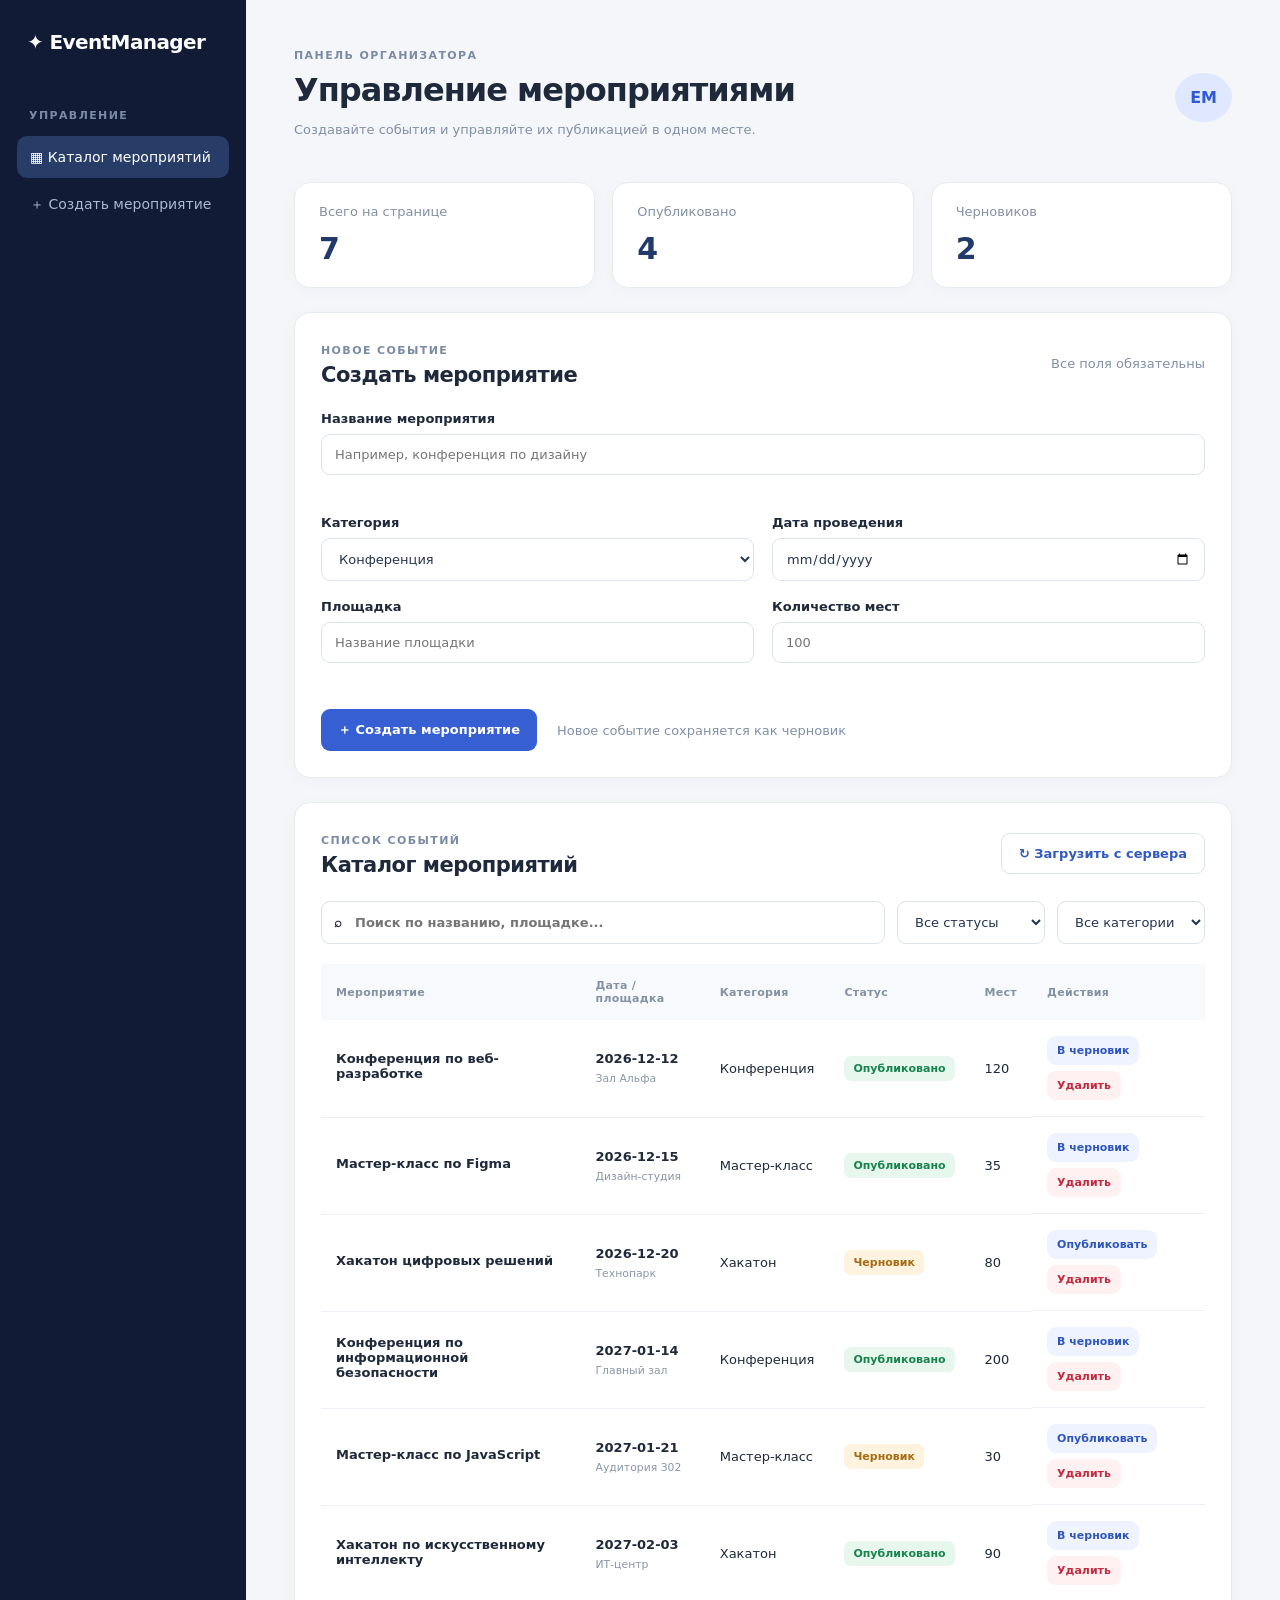
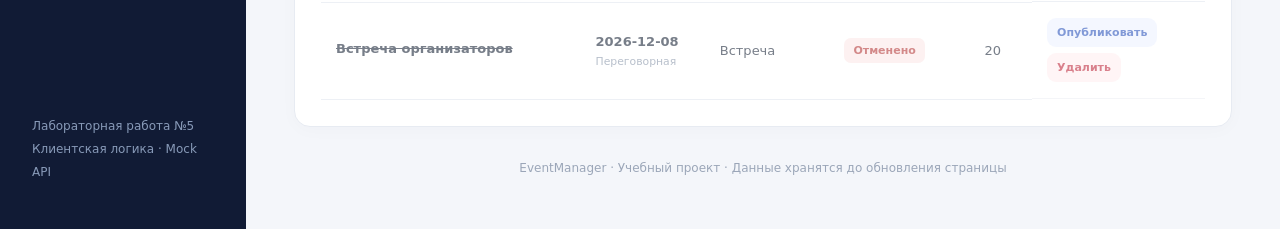
<file: lab5/src/index.html>
<!DOCTYPE html>
<html lang="ru"><head><meta charset="UTF-8"><meta name="viewport" content="width=device-width, initial-scale=1"><title>EventManager — управление мероприятиями</title><link rel="stylesheet" href="css/styles.css"></head>
<body><div class="layout"><aside class="sidebar"><div class="brand">✦ EventManager</div><div class="nav-heading">УПРАВЛЕНИЕ</div><a class="nav active" href="#events">▦ Каталог мероприятий</a><a class="nav" href="#create">＋ Создать мероприятие</a><div class="side-note">Лабораторная работа №5<br>Клиентская логика · Mock API</div></aside>
<main class="main"><header class="top"><div><span class="eyebrow">ПАНЕЛЬ ОРГАНИЗАТОРА</span><h1>Управление мероприятиями</h1><p class="subtitle">Создавайте события и управляйте их публикацией в одном месте.</p></div><span class="avatar">EM</span></header>
<section class="stats"><div class="stat"><span>Всего на странице</span><strong id="counter">0</strong></div><div class="stat"><span>Опубликовано</span><strong id="published-counter">0</strong></div><div class="stat"><span>Черновиков</span><strong id="draft-counter">0</strong></div></section>
<section class="panel" id="create"><div class="section-head"><div><span class="eyebrow">НОВОЕ СОБЫТИЕ</span><h2>Создать мероприятие</h2></div><span class="hint">Все поля обязательны</span></div><form id="event-form" novalidate><div class="form-grid"><div class="field wide"><label for="event-title">Название мероприятия</label><input id="event-title" type="text" placeholder="Например, конференция по дизайну"><small class="error" id="error-title"></small></div><div class="field"><label for="event-category">Категория</label><select id="event-category"><option value="conference">Конференция</option><option value="workshop">Мастер-класс</option><option value="hackathon">Хакатон</option><option value="meeting">Встреча</option></select></div><div class="field"><label for="event-date">Дата проведения</label><input id="event-date" type="date"></div><div class="field"><label for="event-venue">Площадка</label><input id="event-venue" type="text" placeholder="Название площадки"><small class="error" id="error-venue"></small></div><div class="field"><label for="event-capacity">Количество мест</label><input id="event-capacity" type="number" min="1" placeholder="100"><small class="error" id="error-capacity"></small></div></div><small class="error" id="error-date"></small><div class="form-actions"><button type="submit" class="primary" id="submit-button">＋ Создать мероприятие</button><span class="hint">Новое событие сохраняется как черновик</span></div></form></section>
<section class="panel" id="events"><div class="section-head"><div><span class="eyebrow">СПИСОК СОБЫТИЙ</span><h2>Каталог мероприятий</h2></div><button id="refresh-button" class="outline">↻ Загрузить с сервера</button></div><div class="toolbar"><label class="search-wrap"><span>⌕</span><input id="search-input" type="search" placeholder="Поиск по названию, площадке..."></label><select id="status-filter" aria-label="Фильтр по статусу"><option value="">Все статусы</option><option value="draft">Черновик</option><option value="published">Опубликовано</option><option value="cancelled">Отменено</option></select><select id="category-filter" aria-label="Фильтр по категории"><option value="">Все категории</option><option value="conference">Конференция</option><option value="workshop">Мастер-класс</option><option value="hackathon">Хакатон</option><option value="meeting">Встреча</option></select></div><div id="info" class="message" role="status" aria-live="polite">Загрузка…</div><div class="table-wrap"><table id="event-table" hidden><thead><tr><th>Мероприятие</th><th>Дата / площадка</th><th>Категория</th><th>Статус</th><th>Мест</th><th>Действия</th></tr></thead><tbody id="event-body"></tbody></table></div></section><footer>EventManager · Учебный проект · Данные хранятся до обновления страницы</footer></main></div>
<script src="js/mock-data.js"></script><script src="js/mock-api.js"></script><script src="js/app.js"></script></body></html>
</file>
<file: lab5/src/css/styles.css>
:root{font-family:Inter,system-ui,-apple-system,'Segoe UI',sans-serif;color:#1e293b;background:#f4f6fa}*{box-sizing:border-box}body{margin:0}.layout{display:flex;min-height:100vh}.sidebar{width:246px;flex-shrink:0;background:#111b35;color:#fff;padding:30px 17px;display:flex;flex-direction:column}.brand{font-size:20px;font-weight:800;margin:0 10px 55px;letter-spacing:-.6px}.nav-heading,.eyebrow{font-size:11px;font-weight:800;letter-spacing:1.4px;color:#7b8ba6}.nav-heading{padding:0 12px;margin-bottom:14px}.nav{color:#aab8d0;text-decoration:none;padding:13px;border-radius:10px;margin-bottom:5px;font-size:14px}.nav.active,.nav:hover{background:#283c68;color:white}.side-note{margin-top:auto;font-size:12px;color:#889ab8;line-height:1.9;padding:15px}.main{max-width:1450px;width:100%;padding:44px 48px;margin:auto}.top{display:flex;justify-content:space-between;align-items:center;margin-bottom:32px}h1{font-size:32px;letter-spacing:-1px;margin:8px 0}h2{font-size:21px;margin:5px 0 0;letter-spacing:-.5px}.subtitle,.hint{color:#8190a6;font-size:13px}.avatar{border-radius:50%;padding:15px;background:#dfe8ff;color:#305bd4;font-weight:800}.stats{display:grid;grid-template-columns:repeat(3,1fr);gap:17px;margin-bottom:24px}.stat,.panel{background:#fff;border:1px solid #e7ebf2;border-radius:16px;box-shadow:0 3px 18px #182b4a06}.stat{padding:21px 24px}.stat span{display:block;color:#8390a3;font-size:13px;margin-bottom:12px}.stat strong{font-size:30px;color:#223a6b}.panel{padding:26px;margin-bottom:24px}.section-head{display:flex;justify-content:space-between;align-items:center;gap:16px;margin-bottom:24px}.form-grid{display:grid;grid-template-columns:1fr 1fr;gap:18px}.field{display:flex;flex-direction:column;gap:8px}.field.wide{grid-column:span 2}label{font-size:13px;font-weight:600}input,select{border:1px solid #dce3ed;border-radius:9px;padding:12px 13px;background:white;font:inherit;font-size:13px;color:#253451;min-width:0}input:focus,select:focus{outline:2px solid #a9c1ff;border-color:#5c83ec}button{cursor:pointer;font:inherit;font-size:13px;font-weight:700;border-radius:9px;padding:12px 17px;border:0}button:disabled{opacity:.5;cursor:not-allowed}.primary{background:#365fd4;color:white}.primary:hover:not(:disabled){background:#254bb6}.outline{background:white;border:1px solid #dce3ed;color:#3159c0}.form-actions{display:flex;gap:20px;align-items:center;margin-top:24px}.toolbar{display:flex;gap:12px;margin-bottom:20px}.search-wrap{flex:1;display:flex;align-items:center;border:1px solid #dce3ed;border-radius:9px;padding-left:12px}.search-wrap input{width:100%;border:0;outline:none}.toolbar select{max-width:185px}.message{padding:14px 16px;border-radius:10px;background:#eff4ff;color:#4263a1;font-size:13px;margin-bottom:16px}.message.error-state{background:#fff0f0;color:#c33232}.message.success-state{background:#ecfdf3;color:#167449}.error{color:#d12b40;font-size:12px;min-height:14px}.table-wrap{overflow:auto}table{width:100%;border-collapse:collapse;text-align:left}th{background:#f7f9fc;font-size:11px;color:#8491a4;letter-spacing:.3px;font-weight:800;padding:15px}td{padding:16px 15px;border-bottom:1px solid #edf0f5;font-size:13px;vertical-align:middle}td strong{display:block;margin-bottom:4px}td small{color:#8996aa}.pill{display:inline-block;padding:6px 9px;border-radius:7px;font-size:11px;font-weight:700}.pill.published{background:#e7f7ee;color:#17844c}.pill.draft{background:#fff3df;color:#a76c13}.pill.cancelled{background:#fce8e8;color:#b63b3b}tr.done{opacity:.6}tr.done td:first-child strong{text-decoration:line-through}.actions{display:flex;gap:6px;flex-wrap:wrap}.small-btn{padding:8px 10px;font-size:11px;background:#eef3ff;color:#2e56bd}.small-btn.danger{background:#fff0f1;color:#c02d40}footer{color:#9ba6b8;text-align:center;font-size:12px;padding:10px}@media(max-width:950px){.sidebar{display:none}.main{padding:25px 18px}}@media(max-width:650px){.stats{grid-template-columns:1fr 1fr}.stat:last-child{grid-column:span 2}.form-grid{grid-template-columns:1fr}.field.wide{grid-column:span 1}.toolbar,.section-head,.form-actions{flex-wrap:wrap}.toolbar select{max-width:none;flex:1}.search-wrap{flex-basis:100%}.panel{padding:18px}h1{font-size:25px}}
</file>
